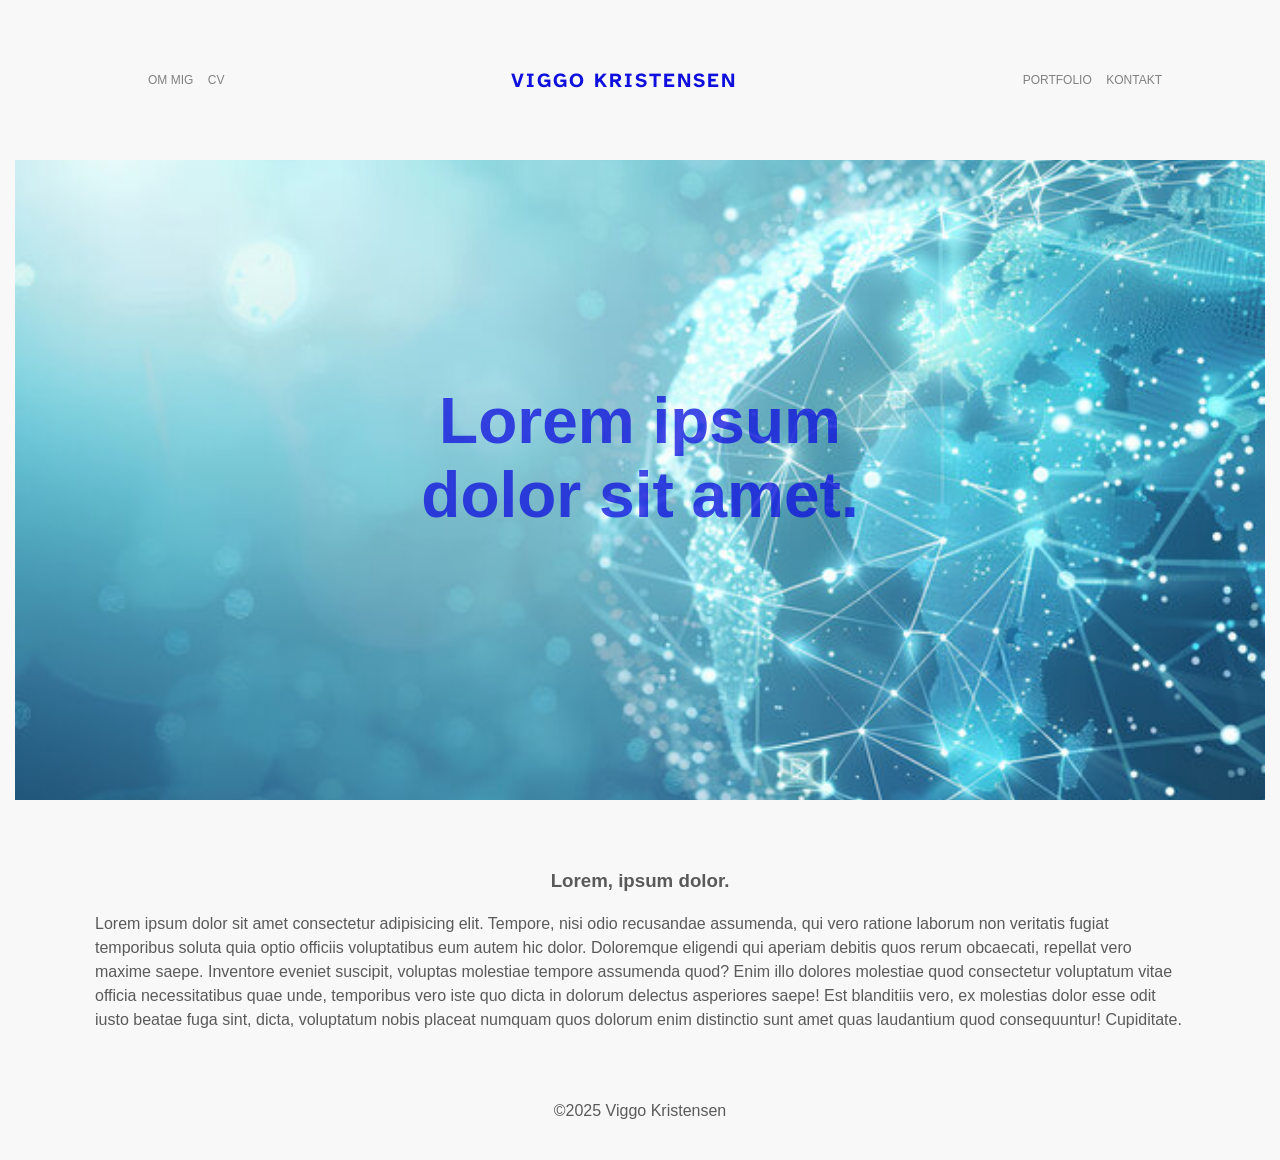
<file: HTML/index.html>
<!DOCTYPE html>
<html lang="en">
  <head>
    <meta charset="UTF-8" />
    <meta name="viewport" content="width=device-width, initial-scale=1.0" />
    <title>Viggo Kristensen</title>
    <link rel="stylesheet" href="../CSS/style.css" />
    <style>
      @import url("https://fonts.googleapis.com/css2?family=Atkinson+Hyperlegible+Next:ital,wght@0,200..800;1,200..800&display=swap");
    </style>
  </head>
  <body>
    <header>
      <div class="menuitems">
        <a href="..//HTML/about.html">OM MIG</a>
        <a href="../HTML/cv.html">CV</a>
      </div>
      <a href="../HTML/index.html" class="name">VIGGO KRISTENSEN</a>
      <div class="menuitems">
        <a href="../HTML/portfolio.html">PORTFOLIO</a>
        <a href="../HTML/contact.html">KONTAKT</a>
      </div>
    </header>
    <main>
      <div class="picturecontainer">
        <img src="../IMAGES/background.jpg" alt="Teknisk bild" />
        <h1>Lorem ipsum dolor sit amet.</h1>
      </div>

      <div class="smalltext">
        <h3>Lorem, ipsum dolor.</h3>
        <p>
          Lorem ipsum dolor sit amet consectetur adipisicing elit. Tempore, nisi
          odio recusandae assumenda, qui vero ratione laborum non veritatis
          fugiat temporibus soluta quia optio officiis voluptatibus eum autem
          hic dolor. Doloremque eligendi qui aperiam debitis quos rerum
          obcaecati, repellat vero maxime saepe. Inventore eveniet suscipit,
          voluptas molestiae tempore assumenda quod? Enim illo dolores molestiae
          quod consectetur voluptatum vitae officia necessitatibus quae unde,
          temporibus vero iste quo dicta in dolorum delectus asperiores saepe!
          Est blanditiis vero, ex molestias dolor esse odit iusto beatae fuga
          sint, dicta, voluptatum nobis placeat numquam quos dolorum enim
          distinctio sunt amet quas laudantium quod consequuntur! Cupiditate.
        </p>
      </div>
    </main>
    <footer>
      <p>&copy;2025 Viggo Kristensen</p>
    </footer>
  </body>
</html>
</file>
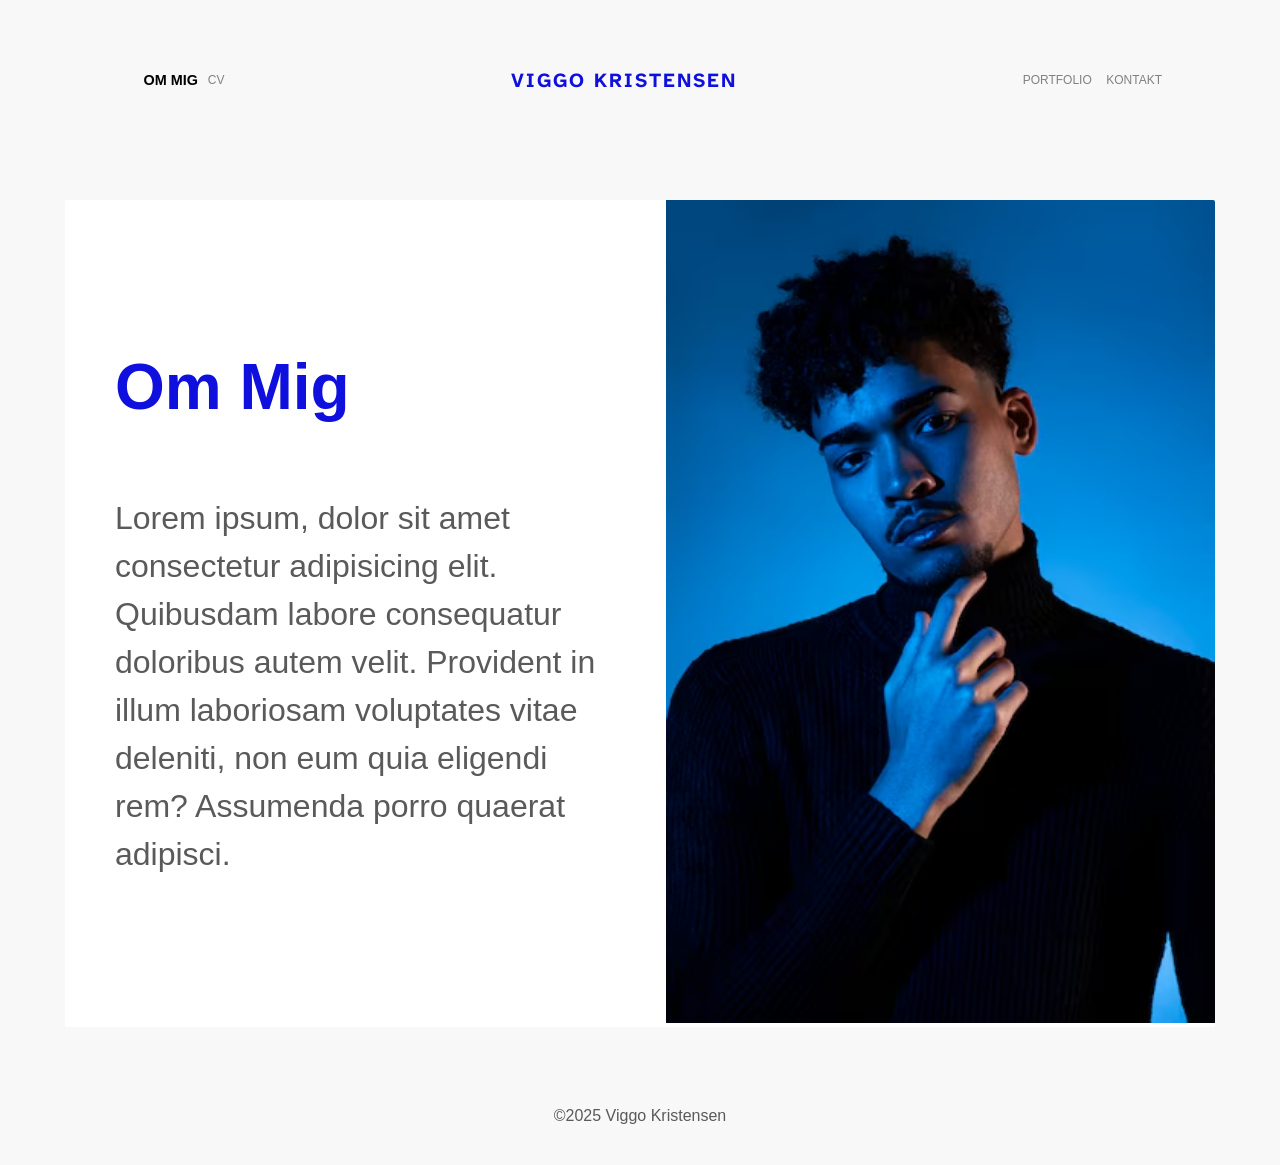
<file: HTML/about.html>
<!DOCTYPE html>
<html lang="en">
  <head>
    <meta charset="UTF-8" />
    <meta name="viewport" content="width=device-width, initial-scale=1.0" />
    <title>Om Mig</title>
    <link rel="stylesheet" href="../CSS/style.css" />
    <style>
      @import url("https://fonts.googleapis.com/css2?family=Atkinson+Hyperlegible+Next:ital,wght@0,200..800;1,200..800&display=swap");
    </style>
    <style>
      /* Modal bakgrund som täcker hela sidan */
      #easterEggModal {
        position: fixed;
        z-index: 1000;
        left: 0;
        top: 0;
        width: 100vw; /* Se till att den täcker hela bredden */
        height: 100vh; /* Se till att den täcker hela höjden */
        background-color: rgba(0, 0, 0, 0.5);
        display: flex;
        justify-content: center;
        align-items: center;
        padding-left: 35%;
        padding-top: 20%;
      }

      /* Innehållet i modalen */
      .modal-content {
        background: white;
        padding: 20px;
        border-radius: 10px;
        text-align: center;
        width: 50%;
        max-width: 400px;
        box-shadow: 0 0 10px rgba(0, 0, 0, 0.3);
      }

      /* Stäng-knappen */
      .close {
        cursor: pointer;
        font-size: 24px;
        position: absolute;
        top: 10px;
        right: 20px;
      }
    </style>
  </head>
  <body>
    <header>
      <div class="menuitems">
        <a href="..//HTML/about.html" class="current">OM MIG</a>
        <a href="../HTML/cv.html">CV</a>
      </div>
      <a href="../HTML/index.html" class="name">VIGGO KRISTENSEN</a>
      <div class="menuitems">
        <a href="../HTML/portfolio.html">PORTFOLIO</a>
        <a href="../HTML/contact.html">KONTAKT</a>
      </div>
    </header>
    <main>
      <div class="aboutcont">
        <div class="textcont">
          <h1>Om Mig</h1>
          <p>
            Lorem ipsum, dolor sit amet consectetur adipisicing elit. Quibusdam
            labore consequatur doloribus autem velit. Provident in illum
            laboriosam voluptates vitae deleniti, non eum quia eligendi rem?
            Assumenda porro quaerat adipisci.
          </p>
        </div>
        <div class="imagecont">
          <img src="../IMAGES/person.jpg" alt="" />
        </div>
      </div>
      <div id="easterEggModal" style="display: none">
        <div class="modal-content">
          <span class="close" onclick="closeModal()">×</span>
          <h2>🎉 Grattis! 🎉</h2>
          <p>
            Du har hittat det hemliga påskägget! Du är nu officiellt en 1337
            hacker. 💻🔥
          </p>
        </div>
      </div>
    </main>
    <footer>
      <p>&copy;2025 Viggo Kristensen</p>
    </footer>
    <script defer src="../JS/eastereggs.js"></script>
  </body>
</html>
</file>
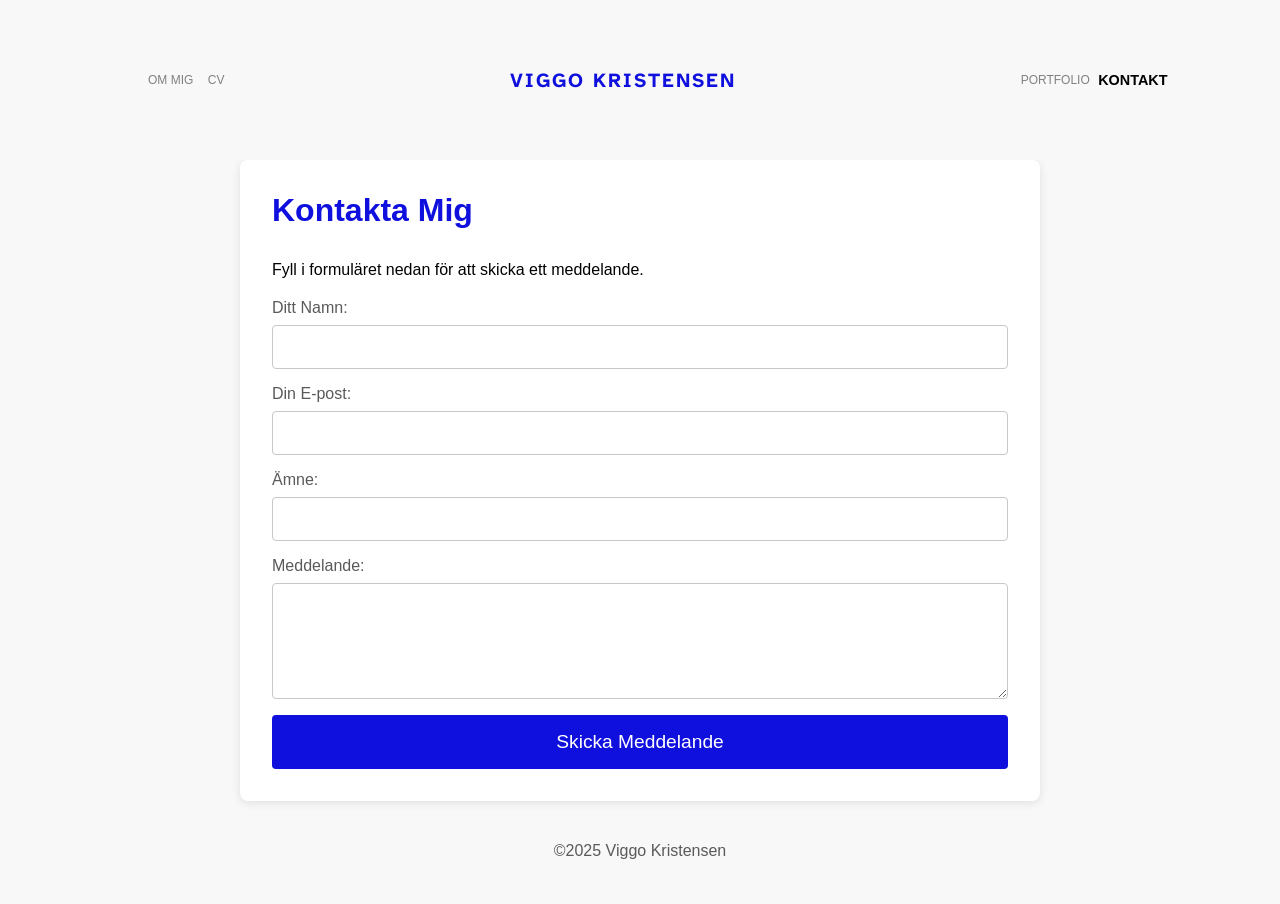
<file: HTML/contact.html>
<!DOCTYPE html>
<html lang="en">
  <head>
    <meta charset="UTF-8" />
    <meta name="viewport" content="width=device-width, initial-scale=1.0" />
    <title>Kontakt</title>
    <link rel="stylesheet" href="../CSS/style.css" />
    <style>
      @import url("https://fonts.googleapis.com/css2?family=Atkinson+Hyperlegible+Next:ital,wght@0,200..800;1,200..800&display=swap");
    </style>
  </head>
  <body>
    <header>
      <div class="menuitems">
        <a href="..//HTML/about.html">OM MIG</a>
        <a href="../HTML/cv.html">CV</a>
      </div>
      <a href="../HTML/index.html" class="name">VIGGO KRISTENSEN</a>
      <div class="menuitems">
        <a href="../HTML/portfolio.html">PORTFOLIO</a>
        <a href="../HTML/contact.html" class="current">KONTAKT</a>
      </div>
    </header>
    <main>
      <section class="contact-section">
        <h2 class="section-title">Kontakta Mig</h2>
        <p>Fyll i formuläret nedan för att skicka ett meddelande.</p>

        <form class="contact-form">
          <label for="name">Ditt Namn:</label>
          <input type="text" id="name" name="name" required />

          <label for="email">Din E-post:</label>
          <input type="email" id="email" name="email" required />

          <label for="subject">Ämne:</label>
          <input type="text" id="subject" name="subject" required />

          <label for="message">Meddelande:</label>
          <textarea id="message" name="message" rows="5" required></textarea>

          <button type="submit">Skicka Meddelande</button>
        </form>
      </section>
    </main>
    <footer>
      <p>&copy;2025 Viggo Kristensen</p>
    </footer>
  </body>
</html>
</file>
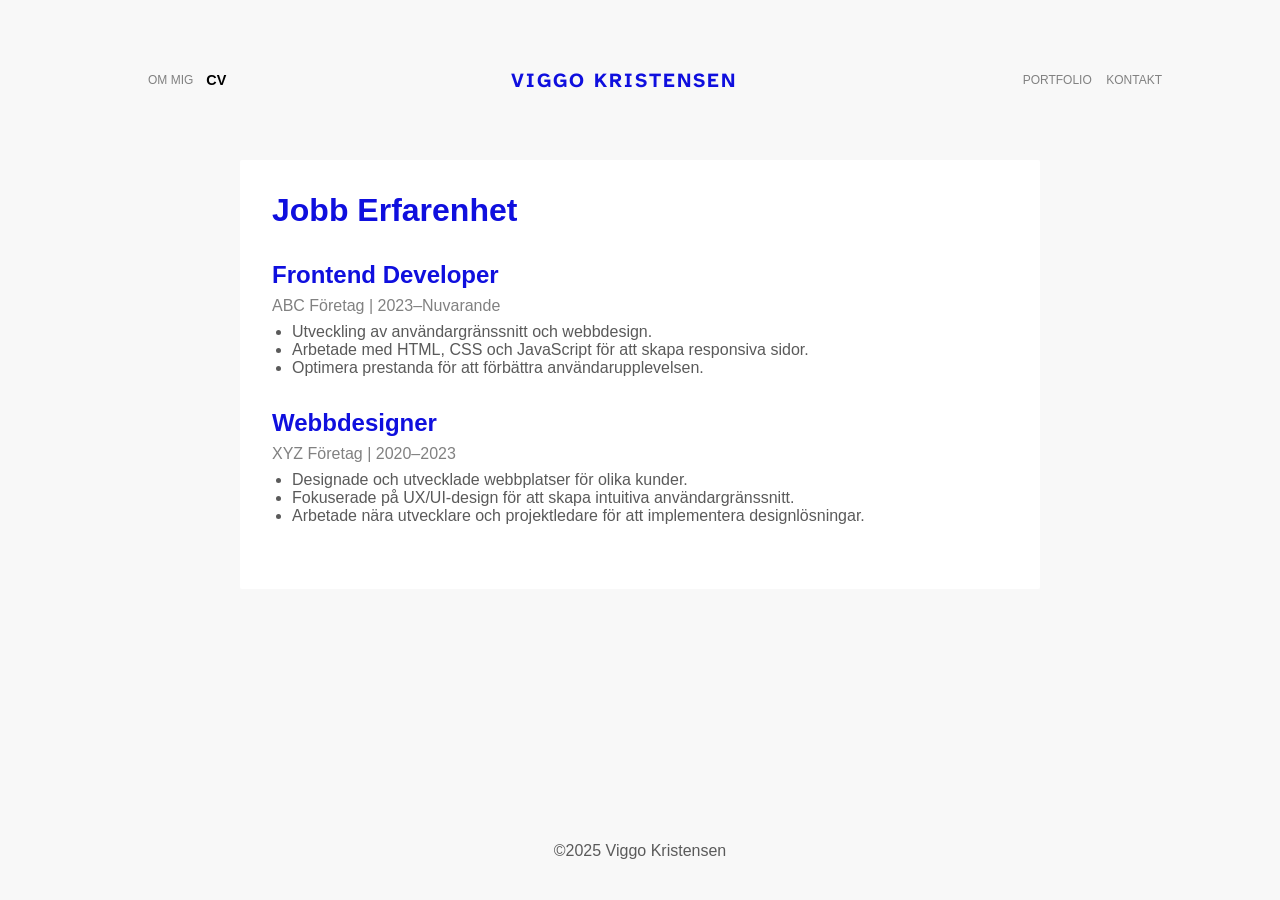
<file: HTML/cv.html>
<!DOCTYPE html>
<html lang="sv">
  <head>
    <meta charset="UTF-8" />
    <meta name="viewport" content="width=device-width, initial-scale=1.0" />
    <title>CV</title>
    <link rel="stylesheet" href="../CSS/style.css" />
    <style>
      @import url("https://fonts.googleapis.com/css2?family=Atkinson+Hyperlegible+Next:ital,wght@0,200..800;1,200..800&display=swap");
    </style>
    <script defer src="../JS/cv.js"></script>
  </head>
  <body>
    <header>
      <div class="menuitems">
        <a href="../HTML/about.html">OM MIG</a>
        <a href="../HTML/cv.html" class="current">CV</a>
      </div>
      <a href="../HTML/index.html" class="name">VIGGO KRISTENSEN</a>
      <div class="menuitems">
        <a href="../HTML/portfolio.html">PORTFOLIO</a>
        <a href="../HTML/contact.html">KONTAKT</a>
      </div>
    </header>
    <main>
      <section class="cv-section">
        <h2 class="section-title">Jobb Erfarenhet</h2>
        <!-- Jobben laddas in här med JavaScript -->
      </section>
    </main>
    <footer>
      <p>&copy;2025 Viggo Kristensen</p>
    </footer>
  </body>
</html>
</file>
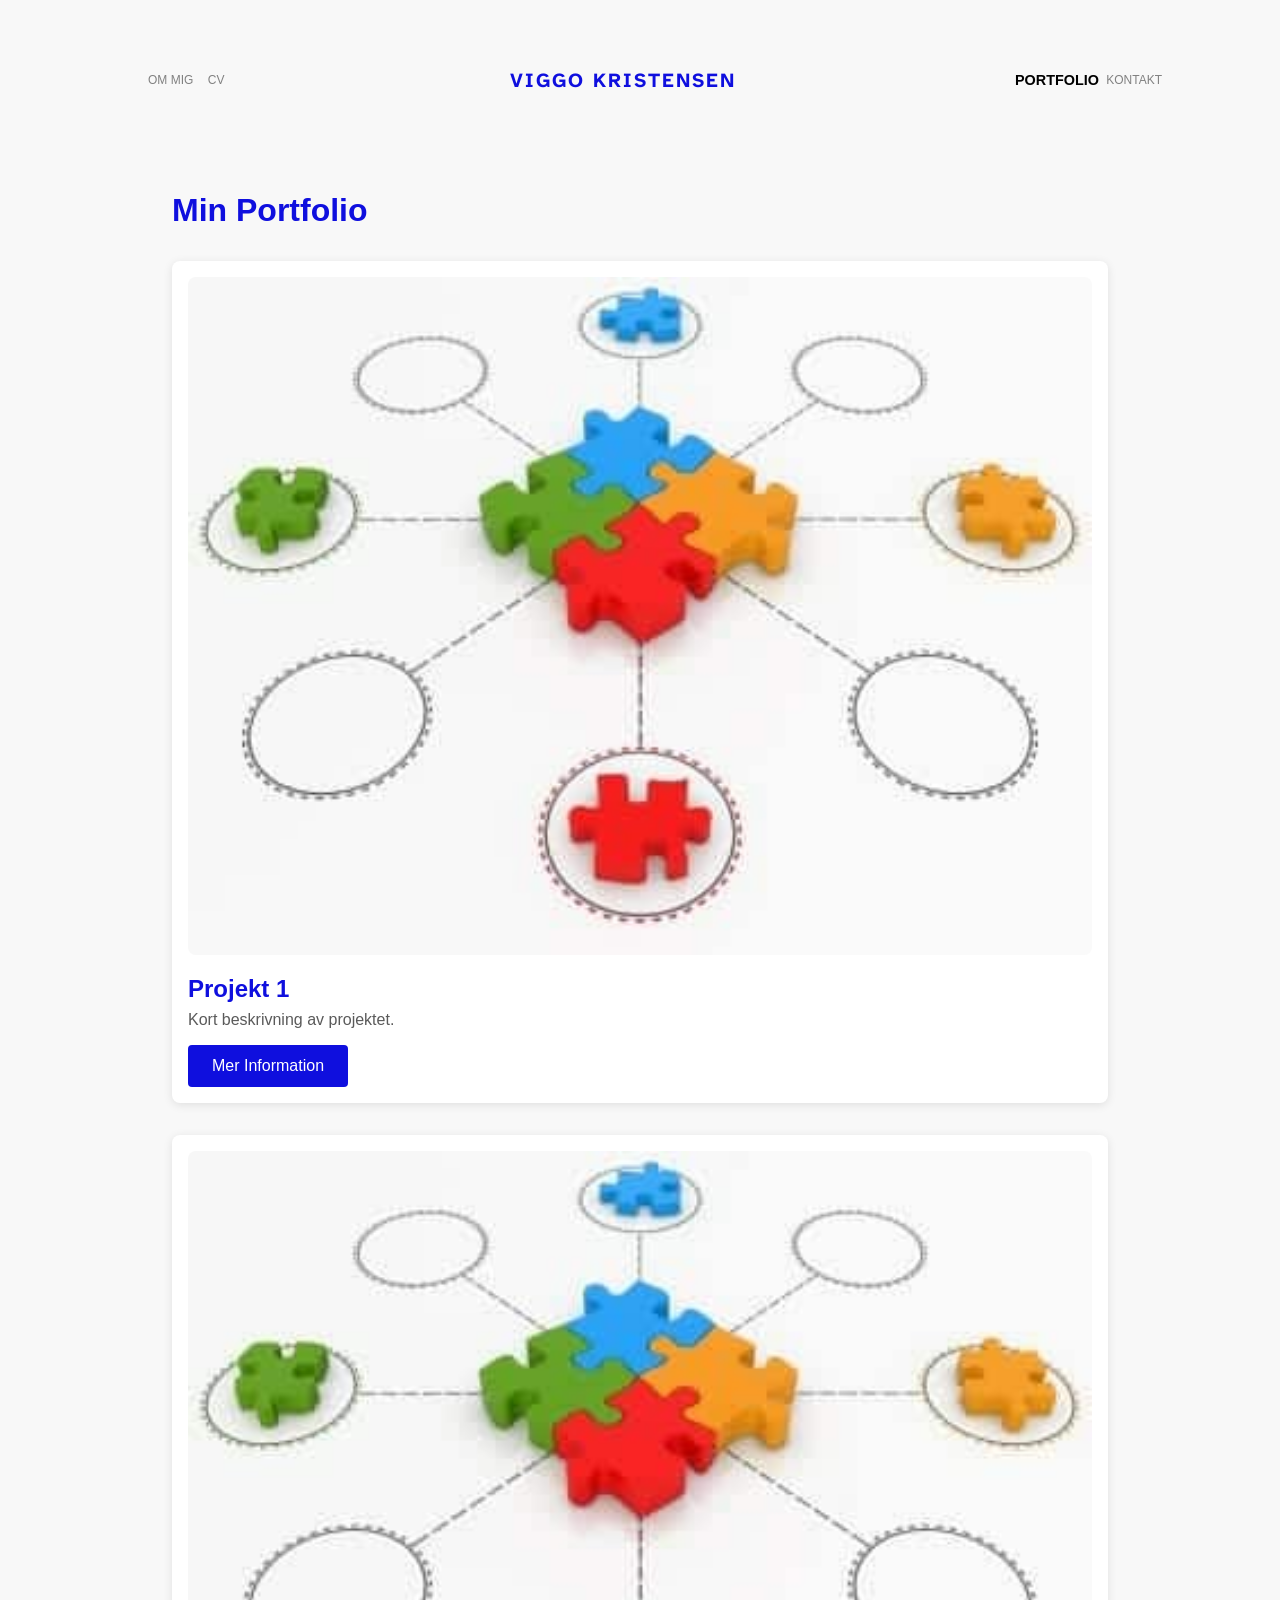
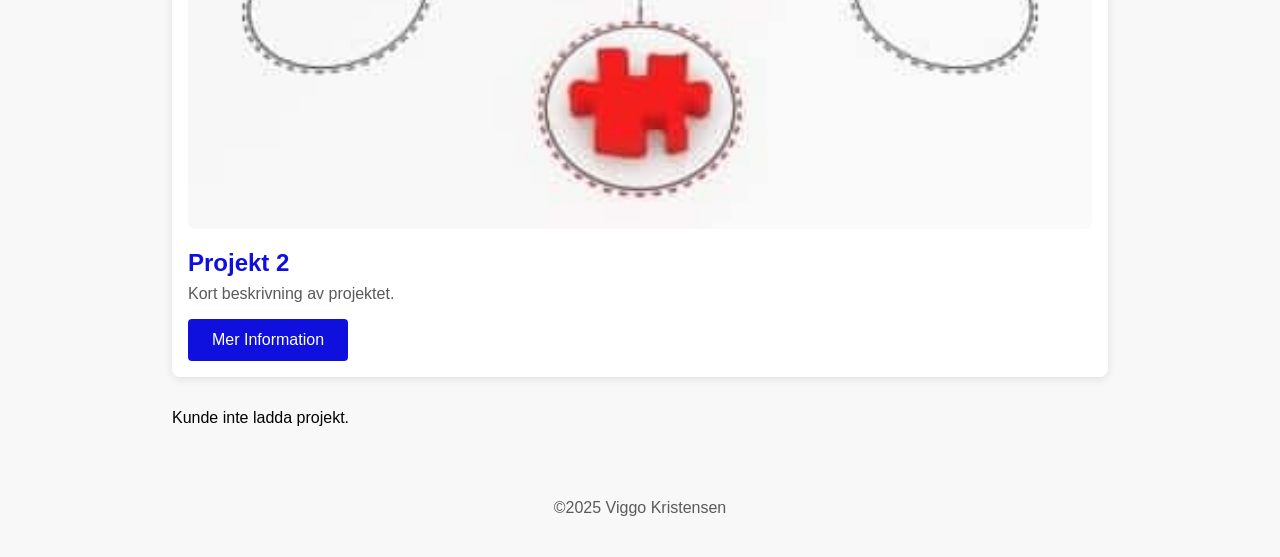
<file: HTML/portfolio.html>
<!DOCTYPE html>
<html lang="en">
  <head>
    <meta charset="UTF-8" />
    <meta name="viewport" content="width=device-width, initial-scale=1.0" />
    <title>Viggo Kristensen - Portfolio</title>
    <link rel="stylesheet" href="../CSS/style.css" />
    <style>
      @import url("https://fonts.googleapis.com/css2?family=Atkinson+Hyperlegible+Next:ital,wght@0,200..800;1,200..800&display=swap");
    </style>
    <script defer src="../JS/portfolio.js"></script>
  </head>
  <body>
    <header>
      <div class="menuitems">
        <a href="..//HTML/about.html">OM MIG</a>
        <a href="../HTML/cv.html">CV</a>
      </div>
      <a href="../HTML/index.html" class="name">VIGGO KRISTENSEN</a>
      <div class="menuitems">
        <a href="../HTML/portfolio.html" class="current">PORTFOLIO</a>
        <a href="../HTML/contact.html">KONTAKT</a>
      </div>
    </header>
    <main>
      <section class="portfolio">
        <h2 class="section-title">Min Portfolio</h2>

        <!-- Projekt 1 -->
        <div class="project">
          <img
            src="../IMAGES/projekt.jpg"
            alt="Projekt 1"
            class="project-image"
          />
          <h3 class="project-title">Projekt 1</h3>
          <p class="project-description">Kort beskrivning av projektet.</p>
          <label for="project1" class="btn">Mer Information</label>
          <input type="checkbox" id="project1" class="modal-toggle" />
          <div class="modal">
            <div class="modal-content">
              <label for="project1" class="close">✖</label>
              <h3>Projekt 1 Detaljer</h3>
              <p>
                Fullständig beskrivning av projektet, teknologier som användes,
                och varför det var viktigt.
              </p>
            </div>
          </div>
        </div>

        <!-- Projekt 2 -->
        <div class="project">
          <img
            src="../IMAGES/projekt.jpg"
            alt="Projekt 2"
            class="project-image"
          />
          <h3 class="project-title">Projekt 2</h3>
          <p class="project-description">Kort beskrivning av projektet.</p>
          <label for="project2" class="btn">Mer Information</label>
          <input type="checkbox" id="project2" class="modal-toggle" />
          <div class="modal">
            <div class="modal-content">
              <label for="project2" class="close">✖</label>
              <h3>Projekt 2 Detaljer</h3>
              <p>
                Fullständig beskrivning av projektet, teknologier som användes,
                och varför det var viktigt.
              </p>
            </div>
          </div>
        </div>
      </section>
    </main>
    <footer>
      <p>&copy;2025 Viggo Kristensen</p>
    </footer>
  </body>
</html>
</file>
<file: CSS/style.css>
* {
  border: 0;
  margin: 0;
  padding: 0;
  box-sizing: border-box;
}

body {
  font-family: sans-serif;
  background: rgb(248, 248, 248);
  padding: 0 15px;
  min-height: 100vh;
  display: flex;
  flex-direction: column;
}

main {
  padding-top: 10rem;
  flex: 1;
}

/* Header */

header {
  width: 100%;
  height: 10rem;
  position: fixed;
  display: flex;
  align-items: center;
  justify-content: space-between;
  padding: 0 10%;
  z-index: 1000;
  background: rgb(248, 248, 248);
}

header a {
  text-decoration: none;
  padding: 5px;
}

.menuitems a {
  display: inline-block;
  font-size: 12px;
  color: rgb(129, 129, 129);
  transition: transform 0.5s;
  -webkit-transition: transform 0.5s;
  -moz-transition: transform 0.5s;
  -ms-transition: transform 0.5s;
  -o-transition: transform 0.5s;
}
.menuitems a:hover {
  transform: scale(1.2);
  -webkit-transform: scale(1.2);
  -moz-transform: scale(1.2);
  -ms-transform: scale(1.2);
  -o-transform: scale(1.2);
  color: black;
  font-weight: bold;
}

.menuitems a.current {
  transform: scale(1.2);
  color: black;
  font-weight: bold;
}

.name {
  font-family: "Atkinson Hyperlegible Next", serif;
  font-weight: bold;
  letter-spacing: 2px;
  font-size: 20px;
  color: rgb(15, 15, 222);
}

/* footer */

footer {
  width: 100%;
  text-align: center;
  padding: 40px;
  color: rgb(90, 90, 90);
}

/* index */

.picturecontainer {
  width: 100%;
  height: 40rem;
  background: grey;
  position: relative;
  overflow: hidden;
}

.picturecontainer img {
  width: 100%;
  height: 100%;
  object-fit: cover;
}

.picturecontainer h1 {
  position: absolute;
  max-width: 40%;
  left: 30%;
  top: 35%;
  font-size: 4rem;
  text-align: center;
  color: rgb(15, 15, 222);
  opacity: 0.75;
}

.smalltext {
  margin-top: 40px;
  display: flex;
  align-items: center;
  flex-direction: column;
  padding: 30px;
  color: rgb(90, 90, 90);
}

.smalltext p {
  margin-top: 20px;
  line-height: 1.5;
  padding: 0px 50px;
}

/* about */

.aboutcont {
  background: white;
  display: flex;
  align-items: center;
  margin: 40px 50px;
  border-radius: 2px;
  -webkit-border-radius: 2px;
  -moz-border-radius: 2px;
  -ms-border-radius: 2px;
  -o-border-radius: 2px;
  overflow: hidden;
}

.imagecont {
  width: 100%;
  height: 100%;
}

.imagecont img {
  height: 100%;
  width: 100%;
  object-fit: cover;
}

.textcont {
  padding: 0px 50px;
  width: 100%;
  display: flex;
  flex-direction: column;
  gap: 70px;
}
.textcont h1 {
  font-size: 4rem;
  color: rgb(15, 15, 222);
}
.textcont p {
  color: rgb(90, 90, 90);
  font-size: 2rem;
  line-height: 1.5;
}

/* CV */

.cv-section {
  max-width: 800px;
  margin: 0 auto;
  padding: 2rem;
  background: white;
  border-radius: 2px;
  -webkit-border-radius: 2px;
  -moz-border-radius: 2px;
  -ms-border-radius: 2px;
  -o-border-radius: 2px;
}

.section-title {
  font-size: 2rem;
  color: rgb(15, 15, 222);
  margin-bottom: 1.5rem;
}

.job {
  margin-bottom: 2rem;
}

.job-title {
  font-size: 1.5rem;
  font-weight: bold;
  color: rgb(15, 15, 222);
}

.job-company {
  font-size: 1rem;
  color: rgb(129, 129, 129);
  margin-top: 0.5rem;
}

.job-description {
  margin-top: 0.5rem;
  font-size: 1rem;
  color: rgb(90, 90, 90);
  list-style-type: disc;
  padding-left: 20px;
}

/* Contact */

.contact-section {
  max-width: 800px;
  margin: 0 auto;
  padding: 2rem;
  background: white;
  border-radius: 8px;
  box-shadow: 0 2px 10px rgba(0, 0, 0, 0.1);
}

.section-title {
  font-size: 2rem;
  color: rgb(15, 15, 222);
  margin-bottom: 1.5rem;
}

.contact-form {
  display: flex;
  flex-direction: column;
  margin-top: 20px;
}

.contact-form label {
  font-size: 1rem;
  margin-bottom: 0.5rem;
  color: rgb(90, 90, 90);
}

.contact-form input,
.contact-form textarea {
  padding: 0.75rem;
  margin-bottom: 1rem;
  font-size: 1rem;
  border: 1px solid rgb(200, 200, 200);
  border-radius: 4px;
}

.contact-form input:focus,
.contact-form textarea:focus {
  border-color: rgb(15, 15, 222);
  outline: none;
}

.contact-form button {
  padding: 1rem;
  font-size: 1.2rem;
  color: white;
  background-color: rgb(15, 15, 222);
  border: none;
  border-radius: 4px;
  cursor: pointer;
  transition: background-color 0.3s;
}

.contact-form button:hover {
  background-color: rgb(10, 10, 180);
}

/* Portfolio */

.portfolio {
  max-width: 1000px;
  margin: 0 auto;
  padding: 2rem;
}

.section-title {
  font-size: 2rem;
  color: rgb(15, 15, 222);
  margin-bottom: 2rem;
}

.project {
  margin-bottom: 2rem;
  background-color: white;
  border-radius: 8px;
  box-shadow: 0 2px 10px rgba(0, 0, 0, 0.1);
  overflow: hidden;
  padding: 1rem;
}

.project-image {
  width: 100%;
  height: auto;
  border-radius: 8px;
}

.project-title {
  font-size: 1.5rem;
  font-weight: bold;
  margin-top: 1rem;
  color: rgb(15, 15, 222);
}

.project-description {
  font-size: 1rem;
  margin-top: 0.5rem;
  color: rgb(90, 90, 90);
}

.btn {
  display: inline-block;
  margin-top: 1rem;
  padding: 0.75rem 1.5rem;
  background-color: rgb(15, 15, 222);
  color: white;
  border: none;
  border-radius: 4px;
  cursor: pointer;
  transition: background-color 0.3s;
}

.btn:hover {
  background-color: rgb(10, 10, 180);
}

.modal-toggle {
  display: none;
}

.modal {
  position: fixed;
  top: 0;
  left: 0;
  width: 100%;
  height: 100%;
  background-color: rgba(0, 0, 0, 0.6);
  display: flex;
  justify-content: center;
  align-items: center;
  opacity: 0;
  pointer-events: none;
  transition: opacity 0.3s ease;
}

.modal-content {
  background: white;
  padding: 2rem;
  border-radius: 8px;
  max-width: 600px;
  width: 100%;
  text-align: center;
  position: relative;
}

.modal-toggle:checked + .modal {
  opacity: 1;
  pointer-events: all;
}

.close {
  font-size: 2rem;
  position: absolute;
  top: 0.5rem;
  right: 0.5rem;
  cursor: pointer;
  color: rgb(15, 15, 222);
  font-weight: bold;
  transition: color 0.3s;
}

.close:hover {
  color: black;
}

@media (max-width: 768px) {
  main {
    padding-top: 14rem;
  }

  /* Header */
  header {
    flex-direction: column;
    align-items: center;
    height: auto;
    padding: 1rem;
  }

  .menuitems {
    display: flex;
    flex-direction: column;
    align-items: center;
    gap: 1rem;
  }

  .name {
    font-size: 18px;
    margin-bottom: 1rem;
  }

  /* About */
  .aboutcont {
    flex-direction: column;
    margin: 20px 20px;
  }

  .imagecont {
    width: 100%;
    height: 500px;
  }

  .textcont {
    width: 100%;
    padding: 40px 20px;
    gap: 30px;
  }

  .textcont h1 {
    font-size: 2.5rem;
  }

  .textcont p {
    font-size: 1.2rem;
  }

  /* Portfolio */
  .portfolio {
    padding: 1rem;
  }

  .project {
    margin-bottom: 1.5rem;
    padding: 1rem;
  }

  .project-title {
    font-size: 1.2rem;
  }

  .project-description {
    font-size: 0.9rem;
  }

  .btn {
    font-size: 0.9rem;
    padding: 0.5rem 1rem;
  }

  /* Modal */
  .modal-content {
    width: 90%;
    padding: 1.5rem;
  }

  /* Footer */
  footer {
    padding: 1rem;
    text-align: center;
  }
}
</file>
